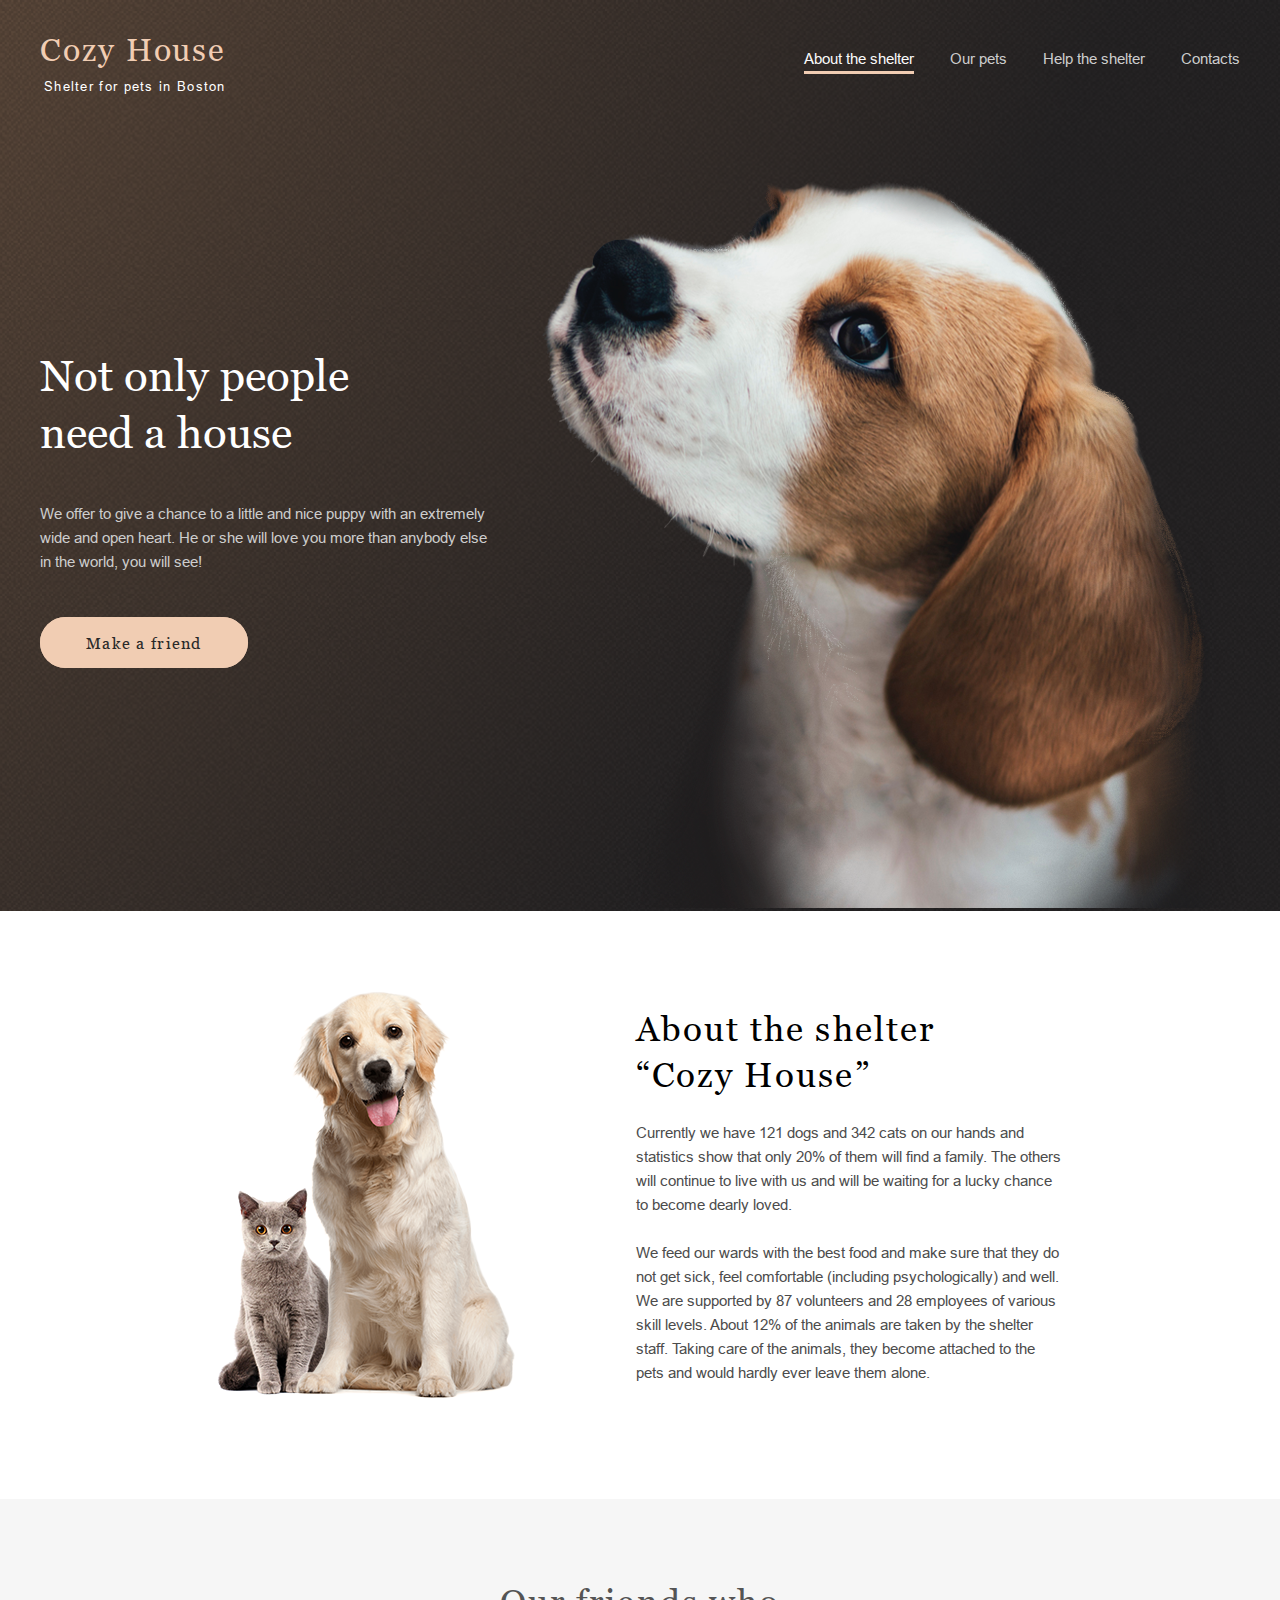
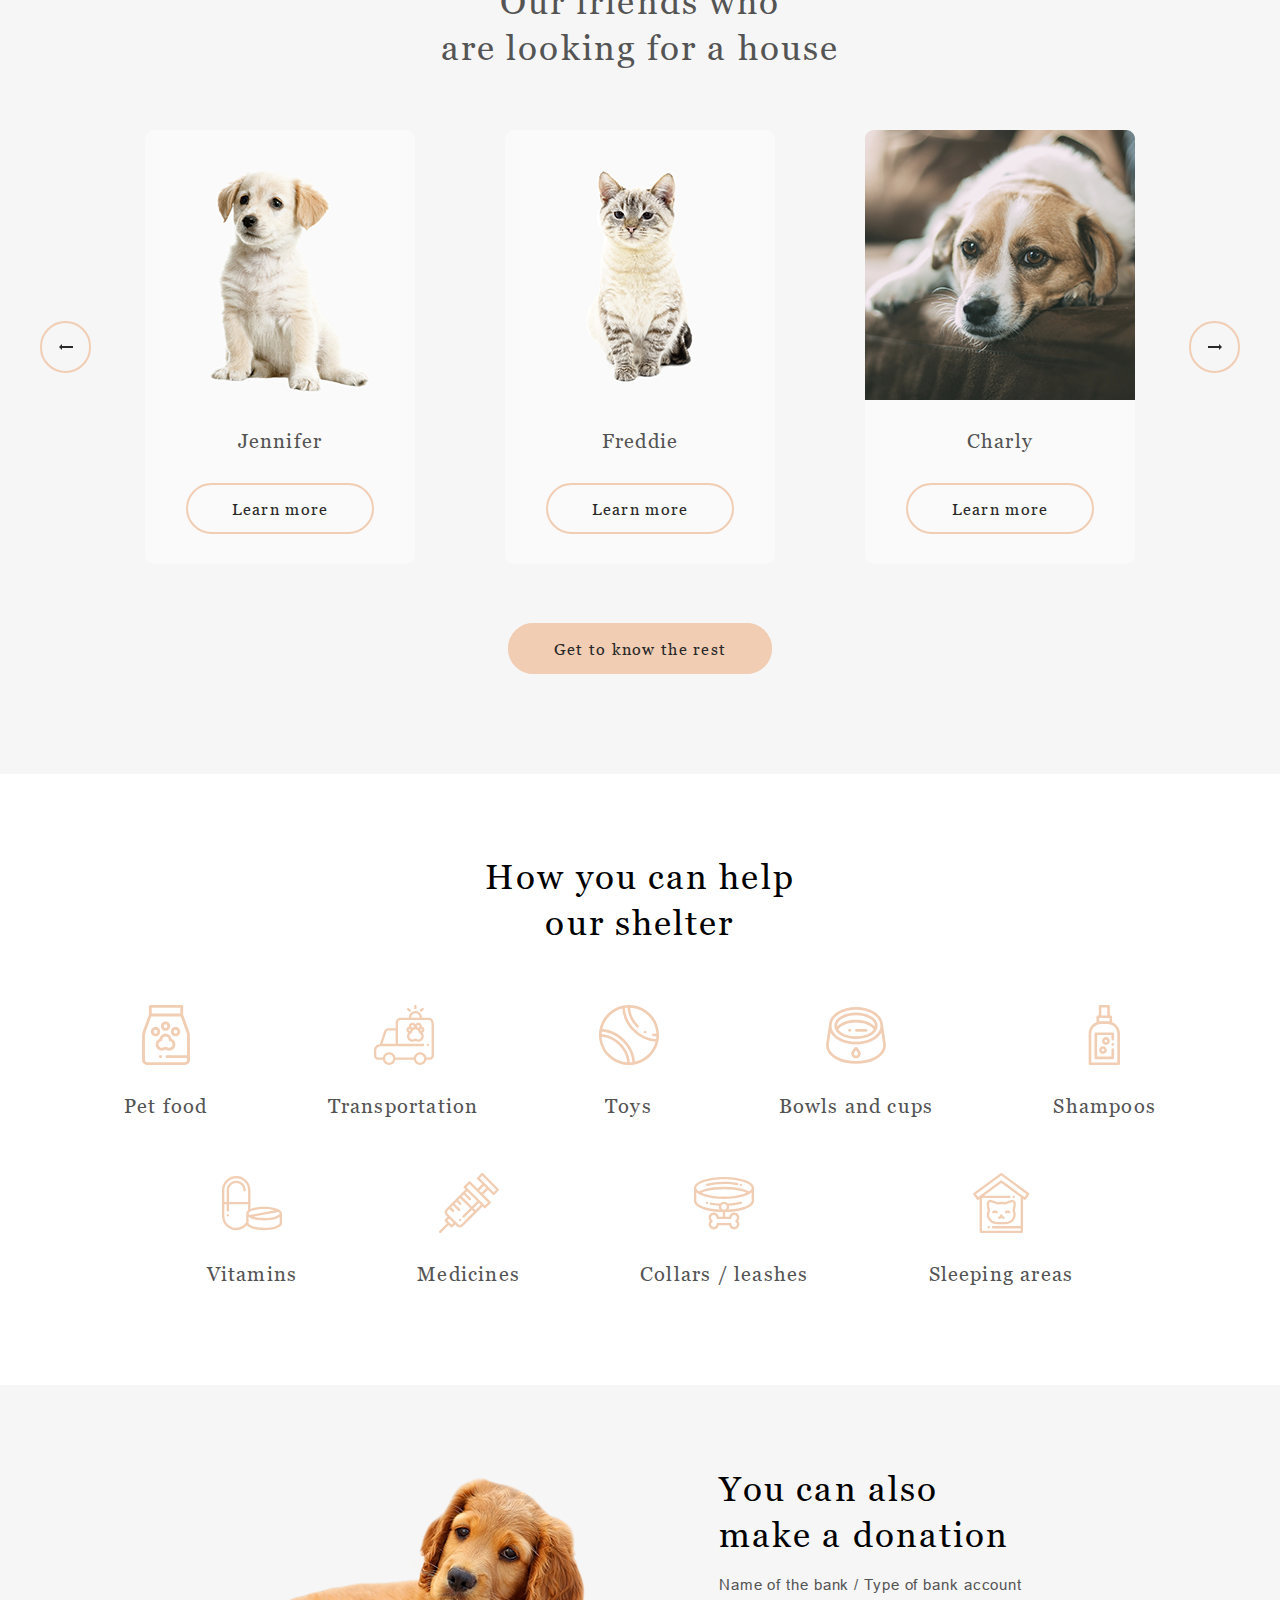
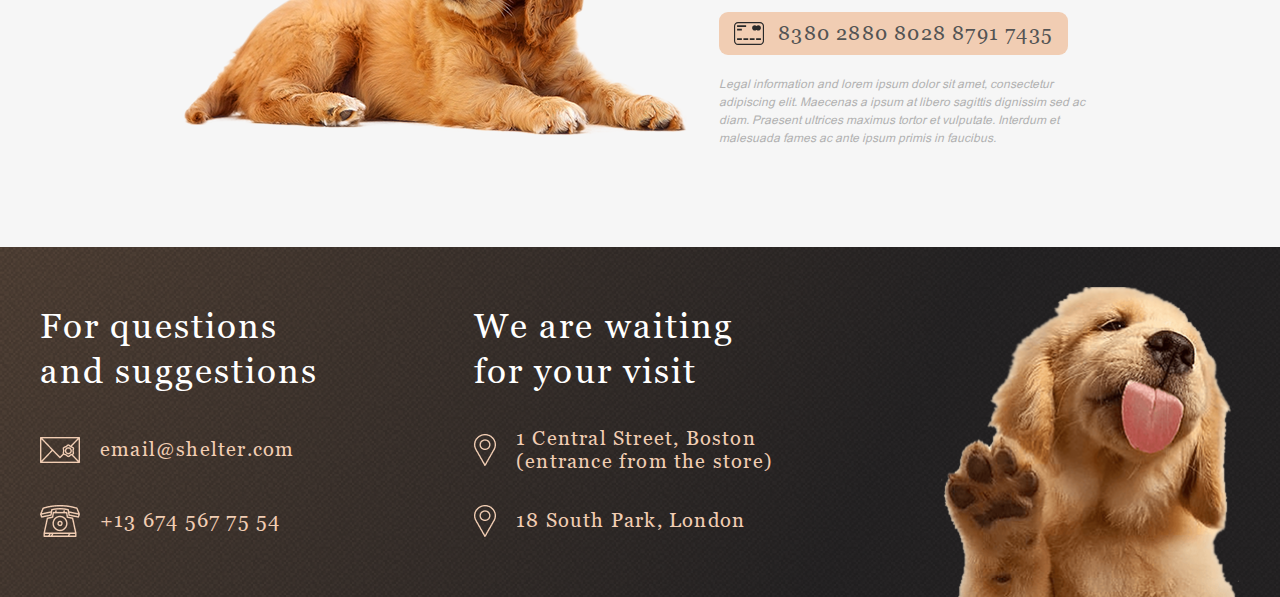
<file: shelter/index.html>
<!DOCTYPE html>
<html lang="en">
  <head>
    <meta charset="UTF-8" />
    <meta http-equiv="X-UA-Compatible" content="IE=edge" />
    <meta name="viewport" content="width=device-width, initial-scale=1.0" />
    <title>Cozy House</title>
    <link type="Image/x-icon" href="./imgs/start-dog.png" rel="icon" />
    <link rel="stylesheet" href="./css/app.css" />
  </head>
  <body class="body">
    <div class="body-wrapper">
      <section class="start-screen">
        <div class="container">
          <header class="header">
            <div class="wrapper">
              <a class="header__logo" href="#">
                <h2 class="header__name">Cozy House</h2>
                <p class="header__description">Shelter for pets in Boston</p>
              </a>
              <div class="burger" id="burger"><span></span><span></span><span></span></div>
              <nav class="navigation">
                <ul class="navigation__list">
                  <li class="navigation__li navigation__li_active">
                    <a href="#" style="pointer-events: none">About the shelter</a>
                  </li>
                  <li class="navigation__li">
                    <a href="./pets.html">Our pets</a>
                  </li>
                  <li class="navigation__li"><a href="#help">Help the shelter</a></li>
                  <li class="navigation__li"><a href="#footer">Contacts</a></li>
                </ul>
              </nav>
            </div>
          </header>
          <div class="start-screen__conteiner">
            <div class="wrapper column-wrapper">
              <div class="start-screen__content">
                <h1 class="start-screen__title">
                  Not only people <br />
                  need a house
                </h1>
                <p class="start-screen__text">
                  We offer to give a chance to a little and nice puppy with an extremely wide and
                  open heart. He or she will love you more than anybody else in the world, you will
                  see!
                </p>
                <div class="start-screen__container-button">
                  <a class="start-screen__button" href="#pets">Make a friend</a>
                </div>
              </div>
              <div class="start-screen__image">
                <img class="start-screen__dog" src="./imgs/start-dog.png" alt="dog" />
              </div>
            </div>
          </div>
        </div>
        <div class="overlay"></div>
      </section>
      <main class="main">
        <section class="about">
          <div class="container about__container">
            <div class="wrapper reverse-wrapper">
              <div class="about__image">
                <img class="about__img-pets" src="./imgs/about-pets.png" alt="dog and cats" />
              </div>
              <div class="about__content">
                <h2 class="about__title">
                  About the shelter <br />
                  “Cozy House”
                </h2>
                <p class="about__text">
                  Currently we have 121 dogs and 342 cats on our hands and statistics show that only
                  20% of them will find a family. The others will continue to live with us and will
                  be waiting for a lucky chance to become dearly loved.
                </p>
                <p class="about__text">
                  We feed our wards with the best food and make sure that they do not get sick, feel
                  comfortable (including psychologically) and well. We are supported by 87
                  volunteers and 28 employees of various skill levels. About 12% of the animals are
                  taken by the shelter staff. Taking care of the animals, they become attached to
                  the pets and would hardly ever leave them alone.
                </p>
              </div>
            </div>
          </div>
        </section>
        <section class="pets" id="pets">
          <div class="container">
            <h2 class="pets__title">Our friends who<br />are looking for a house</h2>
            <div class="slider">
              <span class="slider__arrow-left"></span>
              <div class="slider__cards">
                <div class="slider__card">
                  <img class="slider__img" src="" alt="404" />
                  <h3 class="slider__title"></h3>
                  <button class="slider__button">Learn more</button>
                </div>
                <div class="slider__card slider__card-none1">
                  <img class="slider__img" src="" alt="404" />
                  <h3 class="slider__title"></h3>
                  <button class="slider__button">Learn more</button>
                </div>
                <div class="slider__card slider__card-none">
                  <img class="slider__img" src="" alt="404" />
                  <h3 class="slider__title"></h3>
                  <button class="slider__button">Learn more</button>
                </div>
              </div>
              <span class="slider__arrow-right"></span>
            </div>
            <div class="pets__container-button">
              <a class="pets__button" href="./pets.html">Get to know the rest</a>
            </div>
          </div>
          <div class="popup-box"></div>
        </section>
        <section class="help" id="help">
          <div class="container">
            <h2 class="help__title">How you can help<br />our shelter</h2>
            <div class="help__blocks">
              <div class="help__block">
                <img class="help__icon" src="./imgs/help/icon-pet-food.svg" alt="404" />
                <h3 class="help__subtitle">Pet food</h3>
              </div>
              <div class="help__block">
                <img class="help__icon" src="./imgs/help/icon-transportation.svg" alt="404" />
                <h3 class="help__subtitle">Transportation</h3>
              </div>
              <div class="help__block">
                <img class="help__icon" src="./imgs/help/icon-toys.svg" alt="404" />
                <h3 class="help__subtitle">Toys</h3>
              </div>
              <div class="help__block">
                <img class="help__icon" src="./imgs/help/icon-bowls-and-cups.svg" alt="404" />
                <h3 class="help__subtitle">Bowls and cups</h3>
              </div>
              <div class="help__block help__block-no-margin">
                <img class="help__icon" src="./imgs/help/icon-shampoos.svg" alt="404" />
                <h3 class="help__subtitle">Shampoos</h3>
              </div>
              <div class="help__block">
                <img class="help__icon" src="./imgs/help/icon-vitamins.svg" alt="404" />
                <h3 class="help__subtitle">Vitamins</h3>
              </div>
              <div class="help__block">
                <img class="help__icon" src="./imgs/help/icon-medicines.svg" alt="404" />
                <h3 class="help__subtitle">Medicines</h3>
              </div>
              <div class="help__block">
                <img class="help__icon" src="./imgs/help/icon-collars-leashes.svg" alt="404" />
                <h3 class="help__subtitle">Collars / leashes</h3>
              </div>
              <div class="help__block help__block-no-margin">
                <img class="help__icon" src="./imgs/help/icon-sleeping-area.svg" alt="404" />
                <h3 class="help__subtitle">Sleeping areas</h3>
              </div>
            </div>
          </div>
        </section>
        <section class="donation">
          <div class="container donation__container">
            <div class="wrapper reverse-wrapper">
              <img class="donation__img" src="./imgs/donation/donation-dog.png" alt="dog" />
              <div class="donation__content">
                <h2 class="donation__title">You can also make a donation</h2>
                <p class="donation__description-card">Name of the bank / Type of bank account</p>
                <div class="donation__card">
                  <img class="donation__icon" src="./imgs/donation/credit-card.svg" alt=":(" />
                  <a class="donation__card-number" href="#">8380 2880 8028 8791 7435</a>
                </div>
                <p class="donation__text">
                  Legal information and lorem ipsum dolor sit amet, consectetur adipiscing elit.
                  Maecenas a ipsum at libero sagittis dignissim sed ac diam. Praesent ultrices
                  maximus tortor et vulputate. Interdum et malesuada fames ac ante ipsum primis in
                  faucibus.
                </p>
              </div>
            </div>
          </div>
        </section>
      </main>
      <footer class="footer" id="footer">
        <div class="container">
          <div class="wrapper column-wrapper">
            <div class="footer__content">
              <div class="footer__column">
                <h2 class="footer__title">For questions and suggestions</h2>
                <a class="footer__linc" href="mailto:email@shelter.com">
                  <img class="footer__icon" src="./imgs/footer/icon-email.png" alt="404" /><span
                    class="footer__text"
                    >email@shelter.com</span
                  ></a
                >
                <a class="footer__linc" href="tel:+136745677554">
                  <img class="footer__icon" src="./imgs/footer/icon-phone.png" alt="404" /><span
                    class="footer__text"
                    >+13 674 567 75 54</span
                  ></a
                >
              </div>
              <div class="footer__column footer__column-local">
                <h2 class="footer__title footer__title-local">We are waiting for your visit</h2>
                <a
                  class="footer__linc footer__linc-local"
                  href="https://www.google.com/maps/place/1+Central+St,+Boston,+MA+02109,+%D0%A1%D0%A8%D0%90/@42.3585519,-71.056915,17z/data=!3m1!4b1!4m5!3m4!1s0x89e370868bc2ce7b:0x82fa7db94f5fea9e!8m2!3d42.3585519!4d-71.0547263"
                  target="_blank"
                >
                  <img class="footer__icon" src="./imgs/footer/icon-marker.png" alt="404" /><span
                    class="footer__text"
                    >1 Central Street, Boston<br />(entrance from the store)</span
                  ></a
                >
                <a
                  class="footer__linc footer__linc-local"
                  href="https://www.google.com/maps/place/South+Park+Court,+18+S+Park+Rd,+London+SW19+8TD,+%D0%92%D0%B5%D0%BB%D0%B8%D0%BA%D0%BE%D0%B1%D1%80%D0%B8%D1%82%D0%B0%D0%BD%D0%B8%D1%8F/@51.4202192,-0.2023407,17z/data=!3m1!4b1!4m6!3m5!1s0x487608baa7401b31:0x873a95ca58e122b2!8m2!3d51.4202192!4d-0.200152!16s%2Fg%2F11c1z48z8w"
                  target="_blank"
                >
                  <img class="footer__icon" src="./imgs/footer/icon-marker.png" alt="404" /><span
                    class="footer__text"
                    >18 South Park, London</span
                  ></a
                >
              </div>
            </div>
            <img class="footer__img" src="./imgs/footer/footer-puppy.png" alt="dog" />
          </div>
        </div>
      </footer>
    </div>
    <script src="./js/burger.js"></script>
    <script src="./js/slider.js"></script>
    <script src="./js/popap.js"></script>
  </body>
</html>
</file>
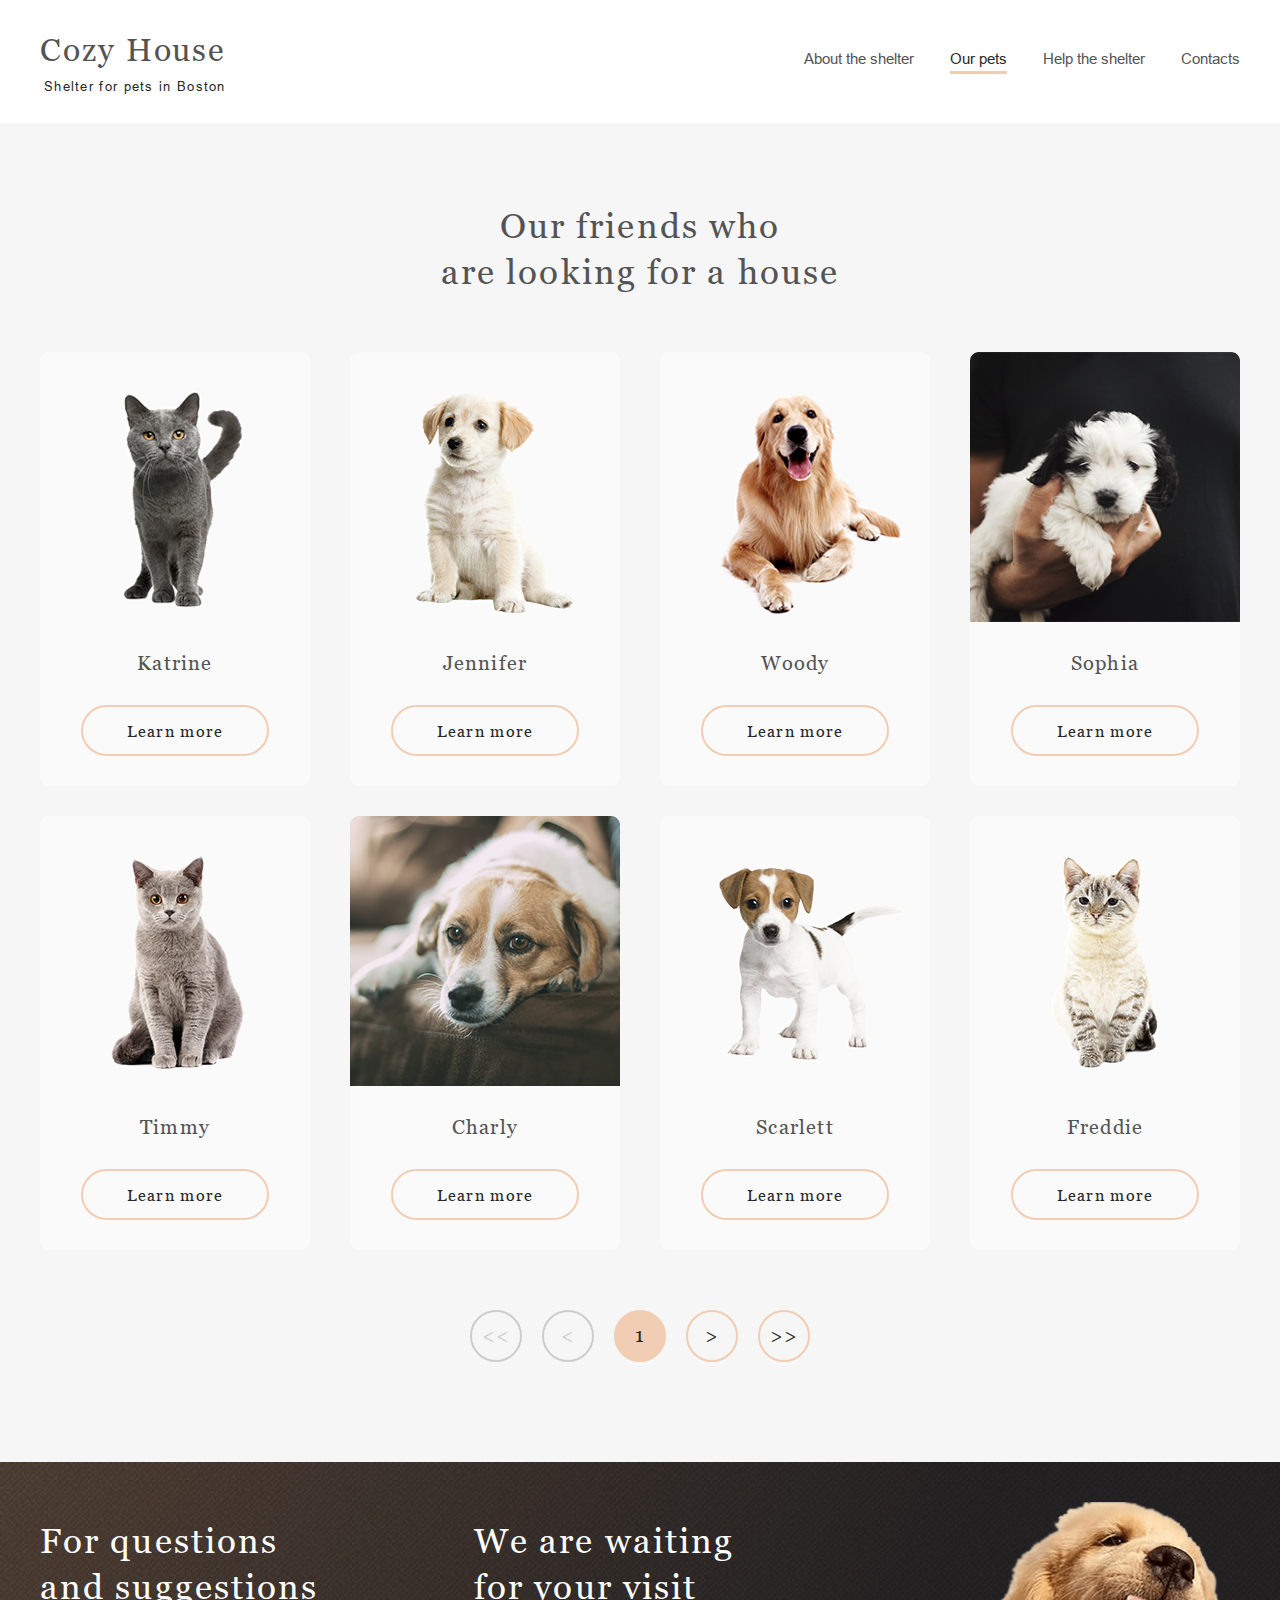
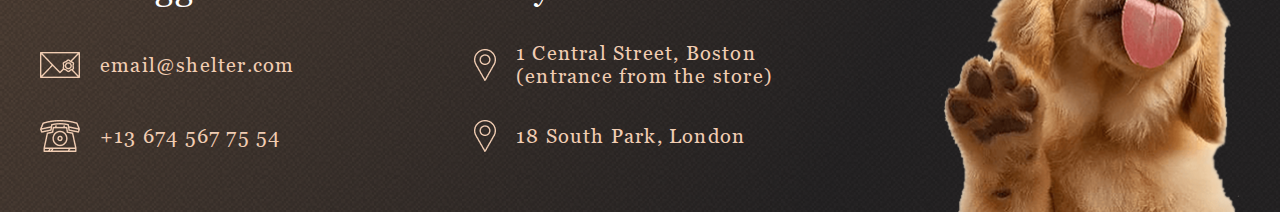
<file: shelter/pets.html>
<!DOCTYPE html>
<html lang="en">
  <head>
    <meta charset="UTF-8" />
    <meta http-equiv="X-UA-Compatible" content="IE=edge" />
    <meta name="viewport" content="width=device-width, initial-scale=1.0" />
    <title>Cozy House</title>
    <link type="Image/x-icon" href="./imgs/start-dog.png" rel="icon" />
    <link rel="stylesheet" href="./css/pets.css" />
  </head>
  <body class="body">
    <div class="body-wrapper">
      <div class="block__row">
        <header class="header">
          <div class="container">
            <div class="wrapper">
              <a class="header__logo" href="./index.html">
                <h1 class="header__name">Cozy House</h1>
                <p class="header__description">Shelter for pets in Boston</p>
              </a>
              <div class="burger" id="burger"><span></span><span></span><span></span></div>
              <nav class="navigation">
                <ul class="navigation__list">
                  <li class="navigation__li">
                    <a href="./index.html">About the shelter</a>
                  </li>
                  <li class="navigation__li navigation__li_active">
                    <a href="#" style="pointer-events: none">Our pets</a>
                  </li>
                  <li class="navigation__li"><a href="./index.html#help">Help the shelter</a></li>
                  <li class="navigation__li"><a href="#footer">Contacts</a></li>
                </ul>
              </nav>
            </div>
          </div>
          <div class="overlay"></div>
        </header>
        <main class="main">
          <section class="pets">
            <div class="container">
              <h2 class="pets__title">
                Our friends who<br />
                are looking for a house
              </h2>
              <div class="slider__cards">
                <div class="slider__card">
                  <img class="slider__img" src="./imgs/pets/pets-katrine.png" alt="katrine" />
                  <h3 class="slider__title">Katrine</h3>
                  <button class="slider__button">Learn more</button>
                </div>
                <div class="slider__card">
                  <img class="slider__img" src="./imgs/pets/pets-jennifer.png" alt="jennifer" />
                  <h3 class="slider__title">Jennifer</h3>
                  <button class="slider__button">Learn more</button>
                </div>
                <div class="slider__card">
                  <img class="slider__img" src="./imgs/pets/pets-woody.png" alt="woody" />
                  <h3 class="slider__title">Woody</h3>
                  <button class="slider__button">Learn more</button>
                </div>
                <div class="slider__card slider__card-noneM">
                  <img class="slider__img" src="./imgs/pets/pets-sophia.png" alt="katrine" />
                  <h3 class="slider__title">Sophia</h3>
                  <button class="slider__button">Learn more</button>
                </div>
                <div class="slider__card slider__card-noneM">
                  <img class="slider__img" src="./imgs/pets/pets-timmy.png" alt="jennifer" />
                  <h3 class="slider__title">Timmy</h3>
                  <button class="slider__button">Learn more</button>
                </div>
                <div class="slider__card slider__card-noneM">
                  <img class="slider__img" src="./imgs/pets/pets-charly.png" alt="woody" />
                  <h3 class="slider__title">Charly</h3>
                  <button class="slider__button">Learn more</button>
                </div>
                <div class="slider__card slider__card-none">
                  <img class="slider__img" src="./imgs/pets/pets-scarlet.png" alt="jennifer" />
                  <h3 class="slider__title">Scarlett</h3>
                  <button class="slider__button">Learn more</button>
                </div>
                <div class="slider__card slider__card-none">
                  <img class="slider__img" src="./imgs/pets/pets-freddie.png" alt="woody" />
                  <h3 class="slider__title">Freddie</h3>
                  <button class="slider__button">Learn more</button>
                </div>
              </div>
              <div class="flip-through">
                <span class="flip-through__arrow flip-through__arrow-left-double">&lt;&lt;</span>
                <span class="flip-through__arrow flip-through__arrow-left">&lt;</span>
                <span class="flip-through__arrow flip-through__arrow-current">1</span>
                <span class="flip-through__arrow flip-through__arrow-right">></span>
                <span class="flip-through__arrow flip-through__arrow-right-double">>></span>
              </div>
            </div>
            <div class="popup-box"></div>
          </section>
        </main>
        <footer class="footer" id="footer">
          <div class="container">
            <div class="wrapper column-wrapper">
              <div class="footer__content">
                <div class="footer__column">
                  <h2 class="footer__title">For questions and suggestions</h2>
                  <a class="footer__linc" href="mailto:email@shelter.com">
                    <img class="footer__icon" src="./imgs/footer/icon-email.png" alt="404" /><span
                      class="footer__text"
                      >email@shelter.com</span
                    ></a
                  >
                  <a class="footer__linc" href="tel:+136745677554">
                    <img class="footer__icon" src="./imgs/footer/icon-phone.png" alt="404" /><span
                      class="footer__text"
                      >+13 674 567 75 54</span
                    ></a
                  >
                </div>
                <div class="footer__column footer__column-local">
                  <h2 class="footer__title footer__title-local">We are waiting for your visit</h2>
                  <a
                    class="footer__linc footer__linc-local"
                    href="https://www.google.com/maps/place/1+Central+St,+Boston,+MA+02109,+%D0%A1%D0%A8%D0%90/@42.3585519,-71.056915,17z/data=!3m1!4b1!4m5!3m4!1s0x89e370868bc2ce7b:0x82fa7db94f5fea9e!8m2!3d42.3585519!4d-71.0547263"
                    target="_blank"
                  >
                    <img class="footer__icon" src="./imgs/footer/icon-marker.png" alt="404" /><span
                      class="footer__text"
                      >1 Central Street, Boston<br />(entrance from the store)</span
                    ></a
                  >
                  <a
                    class="footer__linc footer__linc-local"
                    href="https://www.google.com/maps/place/South+Park+Court,+18+S+Park+Rd,+London+SW19+8TD,+%D0%92%D0%B5%D0%BB%D0%B8%D0%BA%D0%BE%D0%B1%D1%80%D0%B8%D1%82%D0%B0%D0%BD%D0%B8%D1%8F/@51.4202192,-0.2023407,17z/data=!3m1!4b1!4m6!3m5!1s0x487608baa7401b31:0x873a95ca58e122b2!8m2!3d51.4202192!4d-0.200152!16s%2Fg%2F11c1z48z8w"
                    target="_blank"
                  >
                    <img class="footer__icon" src="./imgs/footer/icon-marker.png" alt="404" /><span
                      class="footer__text"
                      >18 South Park, London</span
                    ></a
                  >
                </div>
              </div>
              <img class="footer__img" src="./imgs/footer/footer-puppy.png" alt="dog" />
            </div>
          </div>
        </footer>
      </div>
    </div>
    <script src="./js/burger.js"></script>
    <script src="./js/popap.js"></script>
    <script src="./js/pagination.js"></script>
  </body>
</html>
</file>
<file: shelter/css/app.css>
@charset "UTF-8";
*,
*::before,
*::after {
  -webkit-box-sizing: border-box;
          box-sizing: border-box; }

ul,
ol[class] {
  padding: 0; }

body,
h1,
h2,
h3,
h4,
p,
ul[class],
ol[class],
li,
figure,
figcaption,
blockquote,
dl,
dd {
  margin: 0; }

body {
  min-height: 100vh;
  scroll-behavior: smooth;
  text-rendering: optimizeSpeed;
  margin: 0; }

ul,
ol[class] {
  list-style: none; }

a {
  text-decoration-skip-ink: auto;
  text-decoration: none; }

img {
  display: block; }

/* Указываем понятную периодичность в потоке данных у article*/
article > * + * {
  margin-top: 1em; }

input,
button,
textarea,
select {
  font: inherit; }

@font-face {
  font-family: 'Georgia';
  src: url(../fonts/georgia-regular.ttf); }
@font-face {
  font-family: 'Arial';
  src: url(../fonts/arial/arial-regular.ttf); }
.footer__title, .about__title, .pets__title, .help__title, .donation__title {
  font-weight: 300;
  font-size: 35px;
  line-height: 130%;
  letter-spacing: 0.06em; }

@media (max-width: 500px) {
  .footer__title, .about__title, .pets__title, .help__title, .donation__title {
    font-weight: 300;
    font-size: 25px; } }
.start-screen__text, .about__text, .donation__description-card {
  font-family: "Arial";
  font-style: normal;
  font-weight: 300;
  font-size: 15px; }

.start-screen__button, .pets__button, .slider__button {
  color: #292929;
  border-radius: 100px;
  padding: 14.5px 44px;
  letter-spacing: 0.08em;
  border: 2px #f1cdb3 solid;
  cursor: pointer; }

.start-screen__button:hover, .pets__button:hover, .slider__button:hover {
  background-color: #fddcc4;
  border: 2px #fddcc4 solid;
  -webkit-transition: all 0.5s;
  transition: all 0.5s; }

.popup__cross, .slider__arrow-left, .slider__arrow-right {
  border: 2px solid #f1cdb3;
  border-radius: 100px;
  width: 52px;
  height: 52px;
  background-repeat: no-repeat;
  background-position: center;
  color: #292929;
  cursor: pointer; }

.popup__cross:hover, .slider__arrow-left:hover, .slider__arrow-right:hover {
  border: 2px solid #fddcc4;
  background-color: #fddcc4;
  -webkit-transition: all 0.5s;
  transition: all 0.5s; }

html {
  scroll-behavior: smooth; }

body {
  height: 100%;
  font-family: "Georgia";
  font-weight: 300;
  font-style: normal; }

.block__row {
  min-height: 100%;
  display: -webkit-box;
  display: -ms-flexbox;
  display: flex;
  -webkit-box-orient: vertical;
  -webkit-box-direction: normal;
      -ms-flex-direction: column;
          flex-direction: column; }

.main {
  -webkit-box-flex: 1;
      -ms-flex: 1 0 auto;
          flex: 1 0 auto; }

.footer {
  -webkit-box-flex: 0;
      -ms-flex: 0 0 auto;
          flex: 0 0 auto; }

body::-webkit-scrollbar {
  width: 13px; }

body::-webkit-scrollbar-track {
  background-color: #ffffff;
  border-radius: 100px; }

body::-webkit-scrollbar-thumb {
  border-radius: 100px;
  border: 3px solid transparent;
  background-clip: content-box;
  background-color: #292929; }

.container {
  max-width: 1280px;
  margin: 0 auto;
  padding: 0 40px; }
  @media (max-width: 1040px) {
    .container {
      padding: 0 30px; } }
  @media (max-width: 768px) {
    .container {
      max-width: 728px;
      padding: 0px 10px; } }
  @media (max-width: 405px) {
    .container {
      max-width: 322px;
      padding: 0px 10px; } }

.wrapper {
  display: -webkit-box;
  display: -ms-flexbox;
  display: flex;
  -webkit-box-pack: justify;
      -ms-flex-pack: justify;
          justify-content: space-between; }

@media (max-width: 946px) {
  .column-wrapper {
    -webkit-box-orient: vertical;
    -webkit-box-direction: normal;
        -ms-flex-direction: column;
            flex-direction: column; } }
@media (max-width: 946px) {
  .reverse-wrapper {
    -webkit-box-orient: vertical;
    -webkit-box-direction: reverse;
        -ms-flex-direction: column-reverse;
            flex-direction: column-reverse; } }

.header {
  padding: 30px 0 0; }
  @media (max-width: 470px) {
    .header {
      padding: 30px 10px 0; } }
  .header__name {
    letter-spacing: 0.06em;
    color: #f1cdb3;
    font-size: 32px;
    font-weight: 300; }
  .header__description {
    font-family: "Arial";
    font-size: 13px;
    margin-top: 10px;
    margin-left: 4px;
    color: #ffffff;
    letter-spacing: 0.1em; }

.navigation {
  -ms-flex-item-align: center;
      align-self: center;
  font-family: "Arial";
  font-size: 15px; }
  .navigation__list {
    display: -webkit-box;
    display: -ms-flexbox;
    display: flex; }
  .navigation__li {
    margin-left: 36px; }
    .navigation__li a {
      color: #cdcdcd; }
  .navigation__li:hover a {
    color: #fafafa; }
  .navigation__li_active {
    border-bottom: #f1cdb3 solid 3px;
    padding-bottom: 4px; }
    .navigation__li_active a {
      color: #fafafa; }

.body.open {
  overflow: hidden; }

.body.fix {
  overflow: hidden; }

.body.open .overlay {
  position: absolute;
  width: 100%;
  height: 100%;
  top: 0;
  left: 0;
  background: rgba(0, 0, 0, 0.575);
  z-index: 0; }

@media (max-width: 767px) {
  .body-wrapper {
    overflow: hidden;
    position: relative; }

  .burger {
    -ms-flex-item-align: center;
        align-self: center;
    position: relative;
    width: 31px;
    height: 19px;
    border: none;
    background-color: transparent;
    z-index: 3;
    margin-top: 15px;
    margin-right: 8px; }

  .burger span:nth-child(1) {
    -webkit-transform: translateY(-2px);
            transform: translateY(-2px);
    -webkit-transition: all 0.7s;
    transition: all 0.7s; }

  .burger span:nth-child(2) {
    -webkit-transform: translateY(8px);
            transform: translateY(8px);
    -webkit-transition: all 0.7s;
    transition: all 0.7s; }

  .burger span:nth-child(3) {
    -webkit-transform: translateY(18px);
            transform: translateY(18px);
    -webkit-transition: all 0.7s;
    transition: all 0.7s; }

  .header.open .burger span:nth-child(1) {
    -webkit-transform: translateX(18px) rotate(90deg);
            transform: translateX(18px) rotate(90deg);
    -webkit-transition: all 0.7s;
    transition: all 0.7s; }

  .header.open .burger span:nth-child(2) {
    -webkit-transform: translateX(8px) rotate(90deg);
            transform: translateX(8px) rotate(90deg);
    -webkit-transition: all 0.7s;
    transition: all 0.7s; }

  .header.open .burger span:nth-child(3) {
    -webkit-transform: translateX(-2px) rotate(90deg);
            transform: translateX(-2px) rotate(90deg);
    -webkit-transition: all 0.7s;
    transition: all 0.7s; }

  .navigation {
    position: absolute;
    visibility: hidden;
    right: -320px;
    -webkit-transition: all 0.7s;
    transition: all 0.7s;
    top: 0;
    padding-top: 256px;
    width: 320px;
    height: 100%;
    z-index: 2;
    background-color: #292929; }
    .navigation__list {
      display: block; }
    .navigation__li {
      width: 243px;
      margin: 0 auto;
      margin-bottom: 50px;
      text-align: center;
      font-size: 32px;
      line-height: 121%; }
      .navigation__li a {
        color: #cdcdcd; }
    .navigation__li:hover a {
      color: #fafafa; }
    .navigation__li_active {
      border-bottom: #f1cdb3 solid 3px;
      padding-bottom: 4px; }
      .navigation__li_active a {
        color: #fafafa; }

  .header.open .navigation {
    -webkit-transform: translateX(-100%);
            transform: translateX(-100%);
    visibility: visible;
    -webkit-transition: all 0.7s;
    transition: all 0.7s; } }
.footer {
  background: url(../imgs/start-screen-gradient-background.png);
  background-size: cover;
  background-position: center;
  background-repeat: no-repeat;
  padding-top: 40px; }
  @media (max-width: 946px) {
    .footer {
      padding-top: 15px; } }
  .footer__content {
    display: -webkit-box;
    display: -ms-flexbox;
    display: flex;
    -webkit-box-pack: justify;
        -ms-flex-pack: justify;
            justify-content: space-between;
    width: 733px; }
    @media (max-width: 946px) {
      .footer__content {
        margin: 0 auto;
        margin-bottom: 32px;
        -ms-flex-pack: distribute;
            justify-content: space-around;
        max-width: 699px; } }
    @media (max-width: 714px) {
      .footer__content {
        max-width: 613px; } }
    @media (max-width: 620px) {
      .footer__content {
        display: block;
        margin: 0 auto;
        max-width: 300px; } }
  .footer__column {
    padding-top: 16px; }
    @media (max-width: 946px) {
      .footer__column {
        margin-right: 0px; } }
    @media (max-width: 500px) {
      .footer__column {
        text-align: -webkit-center; } }
  @media (max-width: 470px) {
    .footer__column-local {
      padding-top: 8px; } }
  .footer__title {
    color: #ffffff;
    margin-bottom: 33px;
    width: 283px; }
    @media (max-width: 500px) {
      .footer__title {
        width: 278px;
        text-align: center; } }
  @media (max-width: 405px) {
    .footer__title-local {
      margin-bottom: 40px; } }
  .footer__linc {
    display: -webkit-box;
    display: -ms-flexbox;
    display: flex;
    font-size: 20px;
    line-height: 115%;
    letter-spacing: 0.06em;
    color: #f1cdb3;
    margin-bottom: 25px;
    height: 46px; }
    @media (max-width: 500px) {
      .footer__linc {
        -webkit-box-pack: center;
            -ms-flex-pack: center;
                justify-content: center; } }
  @media (max-width: 470px) {
    .footer__linc-local {
      -webkit-box-pack: normal;
          -ms-flex-pack: normal;
              justify-content: normal;
      margin-bottom: 32px; } }
  .footer__icon {
    height: 32px;
    margin-right: 20px;
    -ms-flex-item-align: center;
        align-self: center; }
  .footer__text {
    -ms-flex-item-align: center;
        align-self: center; }
  .footer__img {
    height: 310px;
    -ms-flex-item-align: end;
        align-self: flex-end; }
    @media (max-width: 946px) {
      .footer__img {
        width: 300px;
        margin: 0 auto; } }
    @media (max-width: 500px) {
      .footer__img {
        width: 260px;
        height: 269px; } }

.x {
  text-align: -webkit-right; }

.popup {
  position: fixed;
  display: grid;
  -webkit-box-align: center;
      -ms-flex-align: center;
          align-items: center;
  -webkit-box-pack: center;
      -ms-flex-pack: center;
          justify-content: center;
  left: 0;
  top: 0;
  width: 100%;
  height: 100vh;
  z-index: 99;
  background-color: rgba(0, 0, 0, 0.3); }
  .popup__wrapper {
    width: 952px; }
    @media (max-width: 1020px) {
      .popup__wrapper {
        width: 682px; } }
    @media (max-width: 730px) {
      .popup__wrapper {
        width: 308px; } }
    @media (max-width: 350px) {
      .popup__wrapper {
        width: 271px; } }
  .popup__cross {
    -ms-flex-item-align: center;
        align-self: center;
    background-image: url(../imgs/pets/Vector.png);
    cursor: pointer; }
    @media (max-width: 350px) {
      .popup__cross {
        margin-bottom: 8px; } }
  .popup__container {
    max-width: 900px;
    background: #fafafa;
    border-radius: 9px;
    display: -webkit-box;
    display: -ms-flexbox;
    display: flex;
    font-weight: 300;
    color: #000000; }
    @media (max-width: 1020px) {
      .popup__container {
        max-width: 630px; } }
    @media (max-width: 730px) {
      .popup__container {
        max-width: 271px; } }
  .popup__img {
    border-radius: 9px;
    width: 500px;
    height: 500px;
    margin-right: 30px; }
    @media (max-width: 1020px) {
      .popup__img {
        width: 350px;
        height: 350px; } }
    @media (max-width: 730px) {
      .popup__img {
        display: none; } }
  .popup__content {
    margin-top: 50px; }
    @media (max-width: 1020px) {
      .popup__content {
        margin-top: 10px; } }
    @media (max-width: 730px) {
      .popup__content {
        margin: 0 auto; } }
  .popup__title {
    font-size: 35px;
    line-height: 130%;
    letter-spacing: 0.06em; }
    @media (max-width: 730px) {
      .popup__title {
        text-align: center; } }
  .popup__subtitle {
    font-size: 20px;
    line-height: 115%;
    margin: 8px 0 41px; }
    @media (max-width: 1020px) {
      .popup__subtitle {
        margin: 10px 0 20px; } }
    @media (max-width: 730px) {
      .popup__subtitle {
        text-align: center; } }
  .popup__text {
    max-width: 350px;
    margin-bottom: 40px;
    font-size: 15px;
    line-height: 110%;
    letter-spacing: 0.06em; }
    @media (max-width: 1020px) {
      .popup__text {
        font-size: 15px;
        margin-bottom: 15px;
        max-width: 260px; } }
    @media (max-width: 730px) {
      .popup__text {
        text-align: justify;
        max-width: 220px; } }
  .popup__characteristic {
    list-style: disc;
    padding-left: 15px; }
  .popup__list {
    color: #f1cdb3;
    margin-top: 9px; }
    @media (max-width: 1020px) {
      .popup__list {
        margin-top: 5px; } }
  .popup__list span {
    color: #000000;
    letter-spacing: 0.06em;
    font-size: 15px;
    line-height: 110%; }

@font-face {
  font-family: 'Georgia';
  src: url(../fonts/georgia-regular.ttf); }
@font-face {
  font-family: 'Arial';
  src: url(../fonts/arial/arial-regular.ttf); }
.footer__title, .about__title, .pets__title, .help__title, .donation__title {
  font-weight: 300;
  font-size: 35px;
  line-height: 130%;
  letter-spacing: 0.06em; }

@media (max-width: 500px) {
  .footer__title, .about__title, .pets__title, .help__title, .donation__title {
    font-weight: 300;
    font-size: 25px; } }
.start-screen__text, .about__text, .donation__description-card {
  font-family: "Arial";
  font-style: normal;
  font-weight: 300;
  font-size: 15px; }

.start-screen__button, .pets__button, .slider__button {
  color: #292929;
  border-radius: 100px;
  padding: 14.5px 44px;
  letter-spacing: 0.08em;
  border: 2px #f1cdb3 solid;
  cursor: pointer; }

.start-screen__button:hover, .pets__button:hover, .slider__button:hover {
  background-color: #fddcc4;
  border: 2px #fddcc4 solid;
  -webkit-transition: all 0.5s;
  transition: all 0.5s; }

.popup__cross, .slider__arrow-left, .slider__arrow-right {
  border: 2px solid #f1cdb3;
  border-radius: 100px;
  width: 52px;
  height: 52px;
  background-repeat: no-repeat;
  background-position: center;
  color: #292929;
  cursor: pointer; }

.popup__cross:hover, .slider__arrow-left:hover, .slider__arrow-right:hover {
  border: 2px solid #fddcc4;
  background-color: #fddcc4;
  -webkit-transition: all 0.5s;
  transition: all 0.5s; }

@media (max-width: 767px) {
  .burger span {
    position: absolute;
    width: 31px;
    height: 0px;
    border: 1.5px solid #f1cdb3;
    -webkit-transition: opacity 0.5s, -webkit-transform 0.5s;
    transition: opacity 0.5s, -webkit-transform 0.5s;
    transition: transform 0.5s, opacity 0.5s;
    transition: transform 0.5s, opacity 0.5s, -webkit-transform 0.5s; } }
.additional-container {
  width: 925px;
  margin: 0 auto; }

.start-screen__conteiner {
  margin-top: 86px;
  padding-bottom: 3px; }
  @media (max-width: 946px) {
    .start-screen__conteiner {
      margin-top: 0px;
      padding-bottom: 0px; } }

.start-screen {
  background: url(../imgs/start-screen-gradient-background.png);
  background-size: cover;
  background-position: center;
  background-repeat: no-repeat; }
  .start-screen__content {
    margin-top: 167px;
    max-width: 460px; }
    @media (max-width: 946px) {
      .start-screen__content {
        margin: 0 auto;
        margin-top: 60px;
        margin-bottom: 100px; } }
    @media (max-width: 405px) {
      .start-screen__content {
        margin: 59px 0 106px; } }
  .start-screen__title {
    color: #ffffff;
    font-size: 44px;
    font-weight: 300;
    width: 310px;
    line-height: 130%;
    margin-bottom: 41px; }
    @media (max-width: 470px) {
      .start-screen__title {
        margin: 0 auto;
        font-size: 26px;
        text-align: center;
        margin-bottom: 41px; } }
    @media (max-width: 405px) {
      .start-screen__title {
        width: 295px;
        letter-spacing: 0.9px;
        margin-bottom: 38px; } }
  .start-screen__text {
    color: #cdcdcd;
    margin-bottom: 59px;
    line-height: 160%; }
    @media (max-width: 946px) {
      .start-screen__text {
        margin-bottom: 42px; } }
    @media (max-width: 470px) {
      .start-screen__text {
        margin: 0 auto;
        width: 300px;
        margin-bottom: 42px; } }
    @media (max-width: 405px) {
      .start-screen__text {
        text-align: center; } }
  @media (max-width: 946px) {
    .start-screen__container-button {
      display: -webkit-box;
      display: -ms-flexbox;
      display: flex;
      -webkit-box-pack: center;
          -ms-flex-pack: center;
              justify-content: center; } }
  .start-screen__button {
    background-color: #f1cdb3; }
  @media (max-width: 946px) {
    .start-screen__image {
      text-align: -webkit-right; } }
  .start-screen__dog {
    width: 698px;
    height: 728px; }
    @media (max-width: 1037px) {
      .start-screen__dog {
        width: 569px;
        height: 593px; } }
    @media (max-width: 600px) {
      .start-screen__dog {
        width: 360px;
        height: 371.77px; } }
    @media (max-width: 450px) {
      .start-screen__dog {
        width: 260px;
        height: 271.77px; } }

.about {
  margin: 80px 175px 100px; }
  @media (max-width: 1104px) {
    .about {
      margin: 81px 0px 100px; } }
  @media (max-width: 946px) {
    .about {
      margin: 81px 159px 100px; } }
  @media (max-width: 700px) {
    .about {
      margin: 81px 38px 81px; } }
  @media (max-width: 500px) {
    .about {
      margin: 42px 0 42px; } }
  .about__container {
    max-width: 929px; }
    @media (max-width: 946px) {
      .about__container {
        max-width: 708px; } }
  .about__image {
    margin-right: 120px; }
    @media (max-width: 946px) {
      .about__image {
        margin-right: 0px;
        margin-top: 80px; } }
    @media (max-width: 500px) {
      .about__image {
        margin-top: 38px; } }
  @media (max-width: 946px) {
    .about__img-pets {
      margin: 0 auto; } }
  @media (max-width: 500px) {
    .about__img-pets {
      width: 260px;
      height: 353.6px; } }
  .about__content {
    margin-top: 15px; }
    @media (max-width: 946px) {
      .about__content {
        margin-top: 0; } }
  .about__title {
    font-family: "Georgia";
    width: 370px; }
    @media (max-width: 500px) {
      .about__title {
        text-align: center;
        width: 300px;
        margin: 0 auto; } }
  .about__text {
    font-size: 15px;
    line-height: 160%;
    color: #4c4c4c;
    margin-top: 24px; }
    @media (max-width: 768px) {
      .about__text {
        width: 430px; } }
    @media (max-width: 500px) {
      .about__text {
        width: 300px;
        margin: 0 auto;
        margin-top: 24px; } }
    @media (max-width: 405px) {
      .about__text {
        text-align: justify;
        width: 271px; } }

.pets {
  background: #f6f6f6;
  color: #545454;
  padding: 80px 0 117px 0; }
  @media (max-width: 500px) {
    .pets {
      padding: 43px 0 58px; } }
  .pets__title {
    max-width: 400px;
    text-align: center;
    margin: 0 auto;
    margin-bottom: 60px; }
    @media (max-width: 470px) {
      .pets__title {
        margin-bottom: 41px; } }
  .pets__container-button {
    text-align: center;
    margin-top: 75px; }
    @media (max-width: 470px) {
      .pets__container-button {
        margin-top: 131px; } }
  .pets__button {
    background-color: #f1cdb3; }

.slider {
  display: -webkit-box;
  display: -ms-flexbox;
  display: flex;
  -webkit-box-pack: center;
      -ms-flex-pack: center;
          justify-content: center; }
  @media (max-width: 470px) {
    .slider {
      position: relative; } }
  .slider__arrow-left {
    -ms-flex-item-align: center;
        align-self: center;
    background-image: url(../imgs/pets/slider-Arrow-left.png);
    margin-right: 54px; }
    @media (max-width: 1276px) {
      .slider__arrow-left {
        margin-right: 12px; } }
    @media (max-width: 714px) {
      .slider__arrow-left {
        margin-right: 35px; } }
    @media (max-width: 470px) {
      .slider__arrow-left {
        position: absolute;
        top: 455px;
        left: 57px; } }
  .slider__cards {
    display: -webkit-box;
    display: -ms-flexbox;
    display: flex;
    -webkit-column-gap: 90px;
            column-gap: 90px; }
    @media (max-width: 1276px) {
      .slider__cards {
        -webkit-column-gap: 40px;
                column-gap: 40px; } }
    @media (max-width: 470px) {
      .slider__cards {
        -webkit-column-gap: 0px;
                column-gap: 0px; } }
  @media (max-width: 1100px) {
    .slider__card-none {
      display: none; } }
  @media (max-width: 714px) {
    .slider__card-none1 {
      display: none; } }
  .slider__card {
    text-align: center;
    background: #fafafa;
    border-radius: 9px;
    padding-bottom: 30px; }
  .slider .fu {
    -webkit-animation: move 1.5s;
            animation: move 1.5s; }
@-webkit-keyframes move {
  from {
    left: -650px; }
  to {
    left: 0px; } }
@keyframes move {
  from {
    left: -650px; }
  to {
    left: 0px; } }
  .slider .ri {
    -webkit-animation: move-ri 1.5s;
            animation: move-ri 1.5s; }
@-webkit-keyframes move-ri {
  from {
    right: -650px; }
  to {
    right: 0px; } }
@keyframes move-ri {
  from {
    right: -650px; }
  to {
    right: 0px; } }
  .slider__card:hover {
    -webkit-box-shadow: 0px 2px 35px 14px rgba(13, 13, 13, 0.04);
            box-shadow: 0px 2px 35px 14px rgba(13, 13, 13, 0.04);
    background: #ffffff;
    cursor: pointer;
    -webkit-transition: all 0.5s;
    transition: all 0.5s; }
  .slider__card:hover .slider__button {
    background-color: #fddcc4;
    border: 2px #fddcc4 solid;
    -webkit-transition: all 0.5s;
    transition: all 0.5s; }
  .slider__title {
    font-weight: 300;
    font-size: 20px;
    line-height: 23px;
    letter-spacing: 0.06em;
    margin: 30px 0; }
  .slider__button {
    background-color: rgba(0, 0, 0, 0);
    border: 2px #f1cdb3 solid; }
  .slider__arrow-right {
    -ms-flex-item-align: center;
        align-self: center;
    background-image: url(../imgs/pets/slider-Arrow-right.png);
    margin-left: 54px; }
    @media (max-width: 1276px) {
      .slider__arrow-right {
        margin-left: 12px; } }
    @media (max-width: 714px) {
      .slider__arrow-right {
        margin-left: 35px; } }
    @media (max-width: 470px) {
      .slider__arrow-right {
        position: absolute;
        top: 455px;
        right: 59px; } }

.help {
  padding: 80px 0 99px 0; }
  @media (max-width: 500px) {
    .help {
      padding: 41px 0 41px; } }
  .help__title {
    margin: 0 auto;
    text-align: center;
    margin-bottom: 60px; }
    @media (max-width: 500px) {
      .help__title {
        margin-bottom: 41px; } }
  .help__blocks {
    display: -webkit-box;
    display: -ms-flexbox;
    display: flex;
    -ms-flex-wrap: wrap;
        flex-wrap: wrap;
    row-gap: 55px;
    -webkit-column-gap: 120px;
            column-gap: 120px;
    -webkit-box-pack: center;
        -ms-flex-pack: center;
            justify-content: center;
    text-align: center; }
    @media (min-width: 1300px) {
      .help__blocks {
        width: 1065px;
        margin: 0 auto; } }
    @media (max-width: 1030px) {
      .help__blocks {
        margin: 0 auto;
        display: grid;
        grid-template-rows: 1fr 1fr 1fr;
        grid-template-columns: 1fr 1fr 1fr;
        -webkit-column-gap: 0px;
                column-gap: 0px;
        width: 689px;
        grid-row-gap: 55px; } }
    @media (max-width: 697px) {
      .help__blocks {
        grid-template-rows: 1fr 1fr;
        grid-template-columns: 1fr 1fr;
        -webkit-column-gap: 0px;
                column-gap: 0px;
        width: 504px;
        grid-row-gap: 40px; } }
    @media (max-width: 500px) {
      .help__blocks {
        width: 295px;
        -webkit-column-gap: 24px;
                column-gap: 24px;
        grid-row-gap: 29px; } }
  .help__block {
    -ms-flex-item-align: center;
        align-self: center; }
  .help__icon {
    margin: 0 auto; }
    @media (max-width: 405px) {
      .help__icon {
        width: 50px;
        height: 50px; } }
  .help__subtitle {
    font-size: 20px;
    font-weight: 300;
    line-height: 115%;
    letter-spacing: 0.06em;
    color: #545454;
    margin-top: 30px; }
    @media (max-width: 405px) {
      .help__subtitle {
        font-size: 15px;
        margin-top: 21px; } }

.donation {
  background: #f6f6f6;
  padding: 81px 143px 100px; }
  @media (max-width: 1224px) {
    .donation {
      margin: 0 auto;
      padding: 81px 0px 100px; } }
  @media (max-width: 500px) {
    .donation {
      padding: 41px 0px 42px; } }
  .donation__container {
    max-width: 992px; }
  .donation__img {
    -ms-flex-item-align: center;
        align-self: center;
    margin-right: 30px; }
    @media (max-width: 946px) {
      .donation__img {
        margin-right: 0px; } }
    @media (max-width: 600px) {
      .donation__img {
        width: 375px; } }
    @media (max-width: 470px) {
      .donation__img {
        width: 260px;
        height: 135.2px; } }
  @media (max-width: 946px) {
    .donation__content {
      margin: 0 auto;
      margin-bottom: 60px; } }
  @media (max-width: 500px) {
    .donation__content {
      margin-bottom: 42px; } }
  @media (max-width: 320px) {
    .donation__content {
      margin: 0 0 42px;
      padding: 0 10px; } }
  .donation__title {
    width: 300px; }
    @media (max-width: 500px) {
      .donation__title {
        width: 208px;
        text-align: center;
        margin: 0 auto; } }
  .donation__description-card {
    line-height: 110%;
    letter-spacing: 0.06em;
    color: #545454;
    margin: 20px 0 18px; }
    @media (max-width: 470px) {
      .donation__description-card {
        letter-spacing: 0em;
        text-align: center;
        margin: 24px 0 23px; } }
  .donation__card {
    display: -webkit-box;
    display: -ms-flexbox;
    display: flex;
    -webkit-box-pack: justify;
        -ms-flex-pack: justify;
            justify-content: space-between;
    background-color: #f1cdb3;
    border-radius: 9px;
    width: 349px;
    padding: 10px 15px;
    margin-bottom: 20px; }
    @media (max-width: 500px) {
      .donation__card {
        width: 279px;
        -ms-flex-item-align: center;
            align-self: center;
        font-size: 15px; } }
  .donation__card-number {
    font-size: 20px;
    line-height: 115%;
    color: #545454;
    letter-spacing: 0.06em; }
    @media (max-width: 500px) {
      .donation__card-number {
        -ms-flex-item-align: center;
            align-self: center;
        font-size: 15px; } }
  .donation__text {
    font-family: "Arial";
    font-size: 12px;
    font-style: italic;
    line-height: 18px;
    color: #b2b2b2; }
    @media (max-width: 946px) {
      .donation__text {
        width: 380px; } }
    @media (max-width: 500px) {
      .donation__text {
        width: 278px;
        text-align: justify; } }

/*# sourceMappingURL=app.css.map */
</file>
<file: shelter/css/pets.css>
@charset "UTF-8";
*,
*::before,
*::after {
  box-sizing: border-box; }

ul,
ol[class] {
  padding: 0; }

body,
h1,
h2,
h3,
h4,
p,
ul[class],
ol[class],
li,
figure,
figcaption,
blockquote,
dl,
dd {
  margin: 0; }

body {
  min-height: 100vh;
  scroll-behavior: smooth;
  text-rendering: optimizeSpeed;
  margin: 0; }

ul,
ol[class] {
  list-style: none; }

a {
  text-decoration-skip-ink: auto;
  text-decoration: none; }

img {
  display: block; }

/* Указываем понятную периодичность в потоке данных у article*/
article > * + * {
  margin-top: 1em; }

input,
button,
textarea,
select {
  font: inherit; }

@font-face {
  font-family: 'Georgia';
  src: url(../fonts/georgia-regular.ttf); }
@font-face {
  font-family: 'Arial';
  src: url(../fonts/arial/arial-regular.ttf); }
.footer__title, .pets__title {
  font-weight: 300;
  font-size: 35px;
  line-height: 130%;
  letter-spacing: 0.06em; }

@media (max-width: 500px) {
  .footer__title, .pets__title {
    font-weight: 300;
    font-size: 25px; } }
.slider__button {
  color: #292929;
  border-radius: 100px;
  padding: 14.5px 44px;
  letter-spacing: 0.08em;
  border: 2px #f1cdb3 solid;
  cursor: pointer; }

.slider__button:hover {
  background-color: #fddcc4;
  border: 2px #fddcc4 solid;
  transition: all 0.5s; }

.popup__cross, .flip-through__arrow {
  border: 2px solid #f1cdb3;
  border-radius: 100px;
  width: 52px;
  height: 52px;
  background-repeat: no-repeat;
  background-position: center;
  color: #292929;
  cursor: pointer; }

.flip-through .no-active {
  border: 2px solid #cdcdcd;
  border-radius: 100px;
  width: 52px;
  height: 52px;
  color: #cdcdcd;
  pointer-events: none; }

.popup__cross:hover, .flip-through__arrow:hover {
  border: 2px solid #fddcc4;
  background-color: #fddcc4;
  transition: all 0.5s; }

html {
  scroll-behavior: smooth; }

body {
  height: 100%;
  font-family: "Georgia";
  font-weight: 300;
  font-style: normal; }

.block__row {
  min-height: 100%;
  display: flex;
  flex-direction: column; }

.main {
  flex: 1 0 auto; }

.footer {
  flex: 0 0 auto; }

body::-webkit-scrollbar {
  width: 13px; }

body::-webkit-scrollbar-track {
  background-color: #ffffff;
  border-radius: 100px; }

body::-webkit-scrollbar-thumb {
  border-radius: 100px;
  border: 3px solid transparent;
  background-clip: content-box;
  background-color: #292929; }

.container {
  max-width: 1280px;
  margin: 0 auto;
  padding: 0 40px; }
  @media (max-width: 1040px) {
    .container {
      padding: 0 30px; } }
  @media (max-width: 768px) {
    .container {
      max-width: 728px;
      padding: 0px 10px; } }
  @media (max-width: 405px) {
    .container {
      max-width: 322px;
      padding: 0px 10px; } }

.wrapper {
  display: flex;
  justify-content: space-between; }

@media (max-width: 946px) {
  .column-wrapper {
    flex-direction: column; } }
@media (max-width: 946px) {
  .reverse-wrapper {
    flex-direction: column-reverse; } }

.header {
  padding: 30px 0 0; }
  @media (max-width: 470px) {
    .header {
      padding: 30px 10px 0; } }
  .header__name {
    letter-spacing: 0.06em;
    color: #f1cdb3;
    font-size: 32px;
    font-weight: 300; }
  .header__description {
    font-family: "Arial";
    font-size: 13px;
    margin-top: 10px;
    margin-left: 4px;
    color: #ffffff;
    letter-spacing: 0.1em; }

.navigation {
  align-self: center;
  font-family: "Arial";
  font-size: 15px; }
  .navigation__list {
    display: flex; }
  .navigation__li {
    margin-left: 36px; }
    .navigation__li a {
      color: #cdcdcd; }
  .navigation__li:hover a {
    color: #fafafa; }
  .navigation__li_active {
    border-bottom: #f1cdb3 solid 3px;
    padding-bottom: 4px; }
    .navigation__li_active a {
      color: #fafafa; }

.body.open {
  overflow: hidden; }

.body.fix {
  overflow: hidden; }

.body.open .overlay {
  position: absolute;
  width: 100%;
  height: 100%;
  top: 0;
  left: 0;
  background: rgba(0, 0, 0, 0.575);
  z-index: 0; }

@media (max-width: 767px) {
  .body-wrapper {
    overflow: hidden;
    position: relative; }

  .burger {
    align-self: center;
    position: relative;
    width: 31px;
    height: 19px;
    border: none;
    background-color: transparent;
    z-index: 3;
    margin-top: 15px;
    margin-right: 8px; }

  .burger span:nth-child(1) {
    transform: translateY(-2px);
    transition: all 0.7s; }

  .burger span:nth-child(2) {
    transform: translateY(8px);
    transition: all 0.7s; }

  .burger span:nth-child(3) {
    transform: translateY(18px);
    transition: all 0.7s; }

  .header.open .burger span:nth-child(1) {
    transform: translateX(18px) rotate(90deg);
    transition: all 0.7s; }

  .header.open .burger span:nth-child(2) {
    transform: translateX(8px) rotate(90deg);
    transition: all 0.7s; }

  .header.open .burger span:nth-child(3) {
    transform: translateX(-2px) rotate(90deg);
    transition: all 0.7s; }

  .navigation {
    position: absolute;
    visibility: hidden;
    right: -320px;
    transition: all 0.7s;
    top: 0;
    padding-top: 256px;
    width: 320px;
    height: 100%;
    z-index: 2;
    background-color: #292929; }
    .navigation__list {
      display: block; }
    .navigation__li {
      width: 243px;
      margin: 0 auto;
      margin-bottom: 50px;
      text-align: center;
      font-size: 32px;
      line-height: 121%; }
      .navigation__li a {
        color: #cdcdcd; }
    .navigation__li:hover a {
      color: #fafafa; }
    .navigation__li_active {
      border-bottom: #f1cdb3 solid 3px;
      padding-bottom: 4px; }
      .navigation__li_active a {
        color: #fafafa; }

  .header.open .navigation {
    transform: translateX(-100%);
    visibility: visible;
    transition: all 0.7s; } }
.footer {
  background: url(../imgs/start-screen-gradient-background.png);
  background-size: cover;
  background-position: center;
  background-repeat: no-repeat;
  padding-top: 40px; }
  @media (max-width: 946px) {
    .footer {
      padding-top: 15px; } }
  .footer__content {
    display: flex;
    justify-content: space-between;
    width: 733px; }
    @media (max-width: 946px) {
      .footer__content {
        margin: 0 auto;
        margin-bottom: 32px;
        justify-content: space-around;
        max-width: 699px; } }
    @media (max-width: 714px) {
      .footer__content {
        max-width: 613px; } }
    @media (max-width: 620px) {
      .footer__content {
        display: block;
        margin: 0 auto;
        max-width: 300px; } }
  .footer__column {
    padding-top: 16px; }
    @media (max-width: 946px) {
      .footer__column {
        margin-right: 0px; } }
    @media (max-width: 500px) {
      .footer__column {
        text-align: -webkit-center; } }
  @media (max-width: 470px) {
    .footer__column-local {
      padding-top: 8px; } }
  .footer__title {
    color: #ffffff;
    margin-bottom: 33px;
    width: 283px; }
    @media (max-width: 500px) {
      .footer__title {
        width: 278px;
        text-align: center; } }
  @media (max-width: 405px) {
    .footer__title-local {
      margin-bottom: 40px; } }
  .footer__linc {
    display: flex;
    font-size: 20px;
    line-height: 115%;
    letter-spacing: 0.06em;
    color: #f1cdb3;
    margin-bottom: 25px;
    height: 46px; }
    @media (max-width: 500px) {
      .footer__linc {
        justify-content: center; } }
  @media (max-width: 470px) {
    .footer__linc-local {
      justify-content: normal;
      margin-bottom: 32px; } }
  .footer__icon {
    height: 32px;
    margin-right: 20px;
    align-self: center; }
  .footer__text {
    align-self: center; }
  .footer__img {
    height: 310px;
    align-self: flex-end; }
    @media (max-width: 946px) {
      .footer__img {
        width: 300px;
        margin: 0 auto; } }
    @media (max-width: 500px) {
      .footer__img {
        width: 260px;
        height: 269px; } }

.x {
  text-align: -webkit-right; }

.popup {
  position: fixed;
  display: grid;
  align-items: center;
  justify-content: center;
  left: 0;
  top: 0;
  width: 100%;
  height: 100vh;
  z-index: 99;
  background-color: rgba(0, 0, 0, 0.3); }
  .popup__wrapper {
    width: 952px; }
    @media (max-width: 1020px) {
      .popup__wrapper {
        width: 682px; } }
    @media (max-width: 730px) {
      .popup__wrapper {
        width: 308px; } }
    @media (max-width: 350px) {
      .popup__wrapper {
        width: 271px; } }
  .popup__cross {
    align-self: center;
    background-image: url(../imgs/pets/Vector.png);
    cursor: pointer; }
    @media (max-width: 350px) {
      .popup__cross {
        margin-bottom: 8px; } }
  .popup__container {
    max-width: 900px;
    background: #fafafa;
    border-radius: 9px;
    display: flex;
    font-weight: 300;
    color: #000000; }
    @media (max-width: 1020px) {
      .popup__container {
        max-width: 630px; } }
    @media (max-width: 730px) {
      .popup__container {
        max-width: 271px; } }
  .popup__img {
    border-radius: 9px;
    width: 500px;
    height: 500px;
    margin-right: 30px; }
    @media (max-width: 1020px) {
      .popup__img {
        width: 350px;
        height: 350px; } }
    @media (max-width: 730px) {
      .popup__img {
        display: none; } }
  .popup__content {
    margin-top: 50px; }
    @media (max-width: 1020px) {
      .popup__content {
        margin-top: 10px; } }
    @media (max-width: 730px) {
      .popup__content {
        margin: 0 auto; } }
  .popup__title {
    font-size: 35px;
    line-height: 130%;
    letter-spacing: 0.06em; }
    @media (max-width: 730px) {
      .popup__title {
        text-align: center; } }
  .popup__subtitle {
    font-size: 20px;
    line-height: 115%;
    margin: 8px 0 41px; }
    @media (max-width: 1020px) {
      .popup__subtitle {
        margin: 10px 0 20px; } }
    @media (max-width: 730px) {
      .popup__subtitle {
        text-align: center; } }
  .popup__text {
    max-width: 350px;
    margin-bottom: 40px;
    font-size: 15px;
    line-height: 110%;
    letter-spacing: 0.06em; }
    @media (max-width: 1020px) {
      .popup__text {
        font-size: 15px;
        margin-bottom: 15px;
        max-width: 260px; } }
    @media (max-width: 730px) {
      .popup__text {
        text-align: justify;
        max-width: 220px; } }
  .popup__characteristic {
    list-style: disc;
    padding-left: 15px; }
  .popup__list {
    color: #f1cdb3;
    margin-top: 9px; }
    @media (max-width: 1020px) {
      .popup__list {
        margin-top: 5px; } }
  .popup__list span {
    color: #000000;
    letter-spacing: 0.06em;
    font-size: 15px;
    line-height: 110%; }

@media (max-width: 767px) {
  .burger span {
    position: absolute;
    width: 31px;
    height: 0px;
    border: 1.5px solid #000;
    transition: transform 0.5s, opacity 0.5s; } }
.header {
  padding: 30px 0px 29px; }
  @media (max-width: 946px) {
    .header {
      padding: 30px 10px 29px; } }
  .header__name {
    color: #545454; }
  .header__description {
    color: #292929; }

.navigation__li a {
  color: #545454; }
.navigation__li:hover a {
  color: #292929; }
.navigation__li_active {
  border-bottom: #f1cdb3 solid 3px;
  padding-bottom: 4px; }
  .navigation__li_active a {
    color: #292929; }

@media (max-width: 767px) {
  .navigation {
    background-color: #cdcdcd; } }
.pets {
  background: #f6f6f6;
  color: #545454;
  padding: 80px 0 100px 0; }
  @media (max-width: 946px) {
    .pets {
      padding: 80px 0 76px 0; } }
  @media (max-width: 470px) {
    .pets {
      padding: 41px 0 44px 0; } }
  .pets__title {
    max-width: 400px;
    text-align: center;
    margin: 0 auto;
    margin-bottom: 58px; }
    @media (max-width: 946px) {
      .pets__title {
        margin-bottom: 29px; } }
    @media (max-width: 470px) {
      .pets__title {
        margin-bottom: 42px; } }

.slider__cards {
  display: flex;
  flex-wrap: wrap;
  row-gap: 30px;
  column-gap: 40px;
  justify-content: center; }
.slider__card {
  text-align: center;
  background: #fafafa;
  border-radius: 9px;
  padding-bottom: 30px; }
.slider__card:hover {
  box-shadow: 0px 2px 35px 14px rgba(13, 13, 13, 0.04);
  background: #ffffff;
  cursor: pointer;
  transition: all 0.5s; }
.slider__card:hover .slider__button {
  background-color: #fddcc4;
  border: 2px #fddcc4 solid;
  transition: all 0.5s; }
@media (max-width: 770px) {
  .slider__card-none {
    display: none; } }
@media (max-width: 405px) {
  .slider__card-noneM {
    display: none; } }
.slider__title {
  font-weight: 300;
  font-size: 20px;
  line-height: 23px;
  letter-spacing: 0.06em;
  margin: 30px 0; }
.slider__button {
  background-color: rgba(0, 0, 0, 0);
  border: 2px #f1cdb3 solid; }

.flip-through {
  display: flex;
  justify-content: center;
  align-items: center;
  font-size: 20px;
  line-height: 116%;
  letter-spacing: 0.06em;
  margin-top: 60px; }
  @media (max-width: 946px) {
    .flip-through {
      margin-top: 40px; } }
  .flip-through__arrow {
    display: flex;
    justify-content: center;
    align-items: center;
    margin-right: 20px; }
    @media (max-width: 470px) {
      .flip-through__arrow {
        margin-right: 10px; } }
  .flip-through__arrow-current {
    background-color: #f1cdb3; }
  .flip-through__arrow:last-child {
    margin-right: 0px; }

/*# sourceMappingURL=pets.css.map */
</file>
